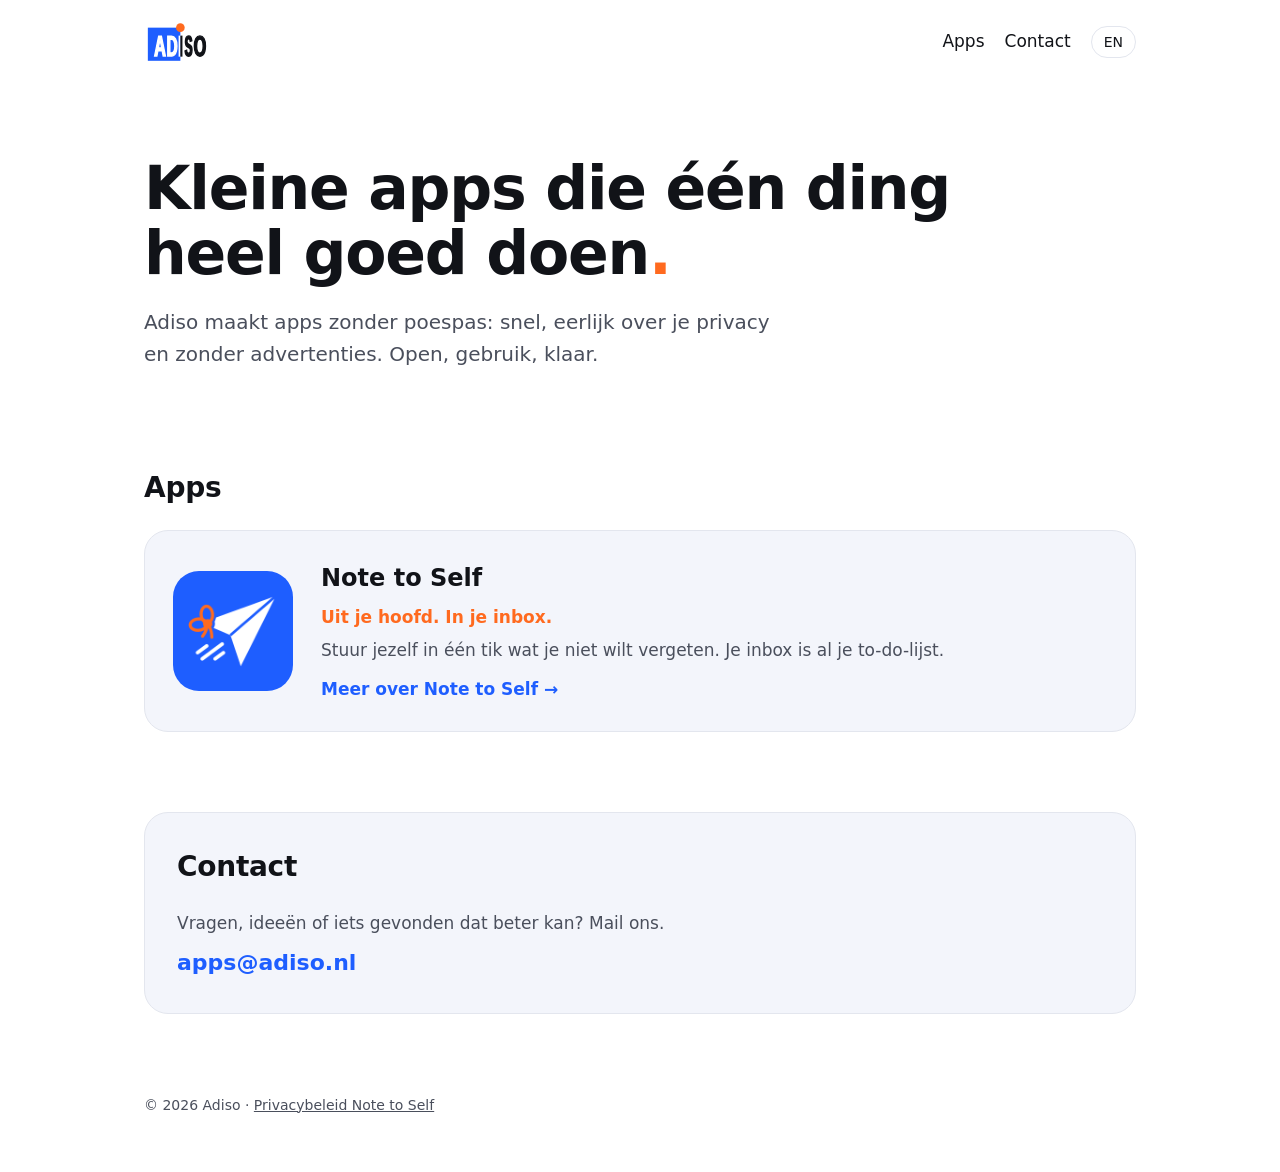
<file: index.html>
<!doctype html>
<html lang="nl">
<head>
  <meta charset="utf-8">
  <meta name="viewport" content="width=device-width, initial-scale=1">
  <title>Adiso – kleine apps die één ding heel goed doen</title>
  <meta name="description" content="Adiso maakt kleine, snelle apps die één ding heel goed doen. De eerste: Note to Self.">
  <link rel="icon" href="assets/adiso.svg" type="image/svg+xml">
  <link rel="alternate" hreflang="en" href="https://adiso.nl/en/">
  <link rel="stylesheet" href="assets/style.css">
</head>
<body>
  <div class="wrap">
    <header class="top">
      <a class="logo" href="index.html" aria-label="Adiso">
        <picture>
          <source srcset="assets/adiso-dark.svg" media="(prefers-color-scheme: dark)">
          <img src="assets/adiso.svg" alt="Adiso" width="66" height="44">
        </picture>
      </a>
      <nav>
        <a href="#apps">Apps</a>
        <a href="#contact">Contact</a>
        <a class="lang" href="en/index.html" hreflang="en" lang="en">EN</a>
      </nav>
    </header>

    <section class="hero">
      <h1>Kleine apps die één ding<br class="wide"> heel goed doen<span class="dot">.</span></h1>
      <p>Adiso maakt apps zonder poespas: snel, eerlijk over je privacy en zonder advertenties. Open, gebruik, klaar.</p>
    </section>

    <section id="apps">
      <h2>Apps</h2>
      <a class="app-card" href="notetoself/index.html">
        <img src="assets/notetoself-icon.png" alt="" width="120" height="120">
        <div>
          <h3>Note to Self</h3>
          <p class="tagline">Uit je hoofd. In je inbox.</p>
          <p>Stuur jezelf in één tik wat je niet wilt vergeten. Je inbox is al je to-do-lijst.</p>
          <span class="more">Meer over Note to Self →</span>
        </div>
      </a>
    </section>

    <section id="contact">
      <div class="contact">
        <h2>Contact</h2>
        <p>Vragen, ideeën of iets gevonden dat beter kan? Mail ons.</p>
        <a class="mail" data-u="apps" data-d="adiso.nl" data-s="Vraag via adiso.nl">apps [apenstaartje] adiso.nl</a>
      </div>
    </section>

    <footer>
      © 2026 Adiso · <a href="notetoself/privacy/index.html">Privacybeleid Note to Self</a>
    </footer>
  </div>
  <script src="assets/contact.js" defer></script>
</body>
</html>
</file>
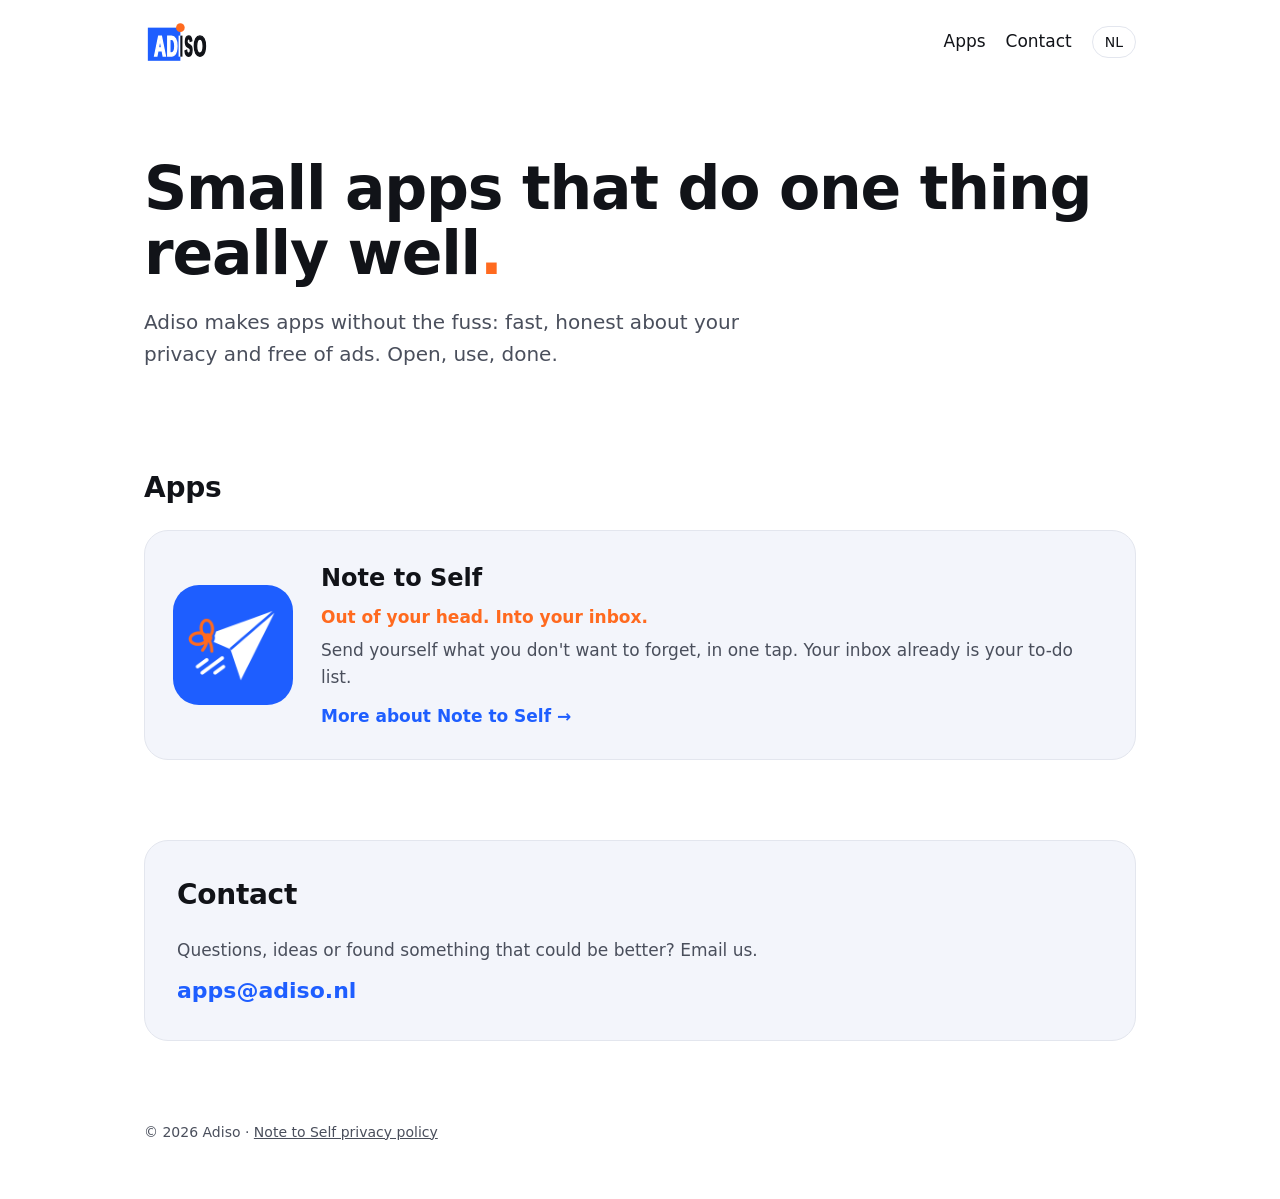
<file: en/index.html>
<!doctype html>
<html lang="en">
<head>
  <meta charset="utf-8">
  <meta name="viewport" content="width=device-width, initial-scale=1">
  <title>Adiso – small apps that do one thing really well</title>
  <meta name="description" content="Adiso makes small, fast apps that do one thing really well. The first: Note to Self.">
  <link rel="icon" href="../assets/adiso.svg" type="image/svg+xml">
  <link rel="alternate" hreflang="nl" href="https://adiso.nl/">
  <link rel="stylesheet" href="../assets/style.css">
</head>
<body>
  <div class="wrap">
    <header class="top">
      <a class="logo" href="../en/index.html" aria-label="Adiso">
        <picture>
          <source srcset="../assets/adiso-dark.svg" media="(prefers-color-scheme: dark)">
          <img src="../assets/adiso.svg" alt="Adiso" width="66" height="44">
        </picture>
      </a>
      <nav>
        <a href="#apps">Apps</a>
        <a href="#contact">Contact</a>
        <a class="lang" href="../index.html" hreflang="nl" lang="nl">NL</a>
      </nav>
    </header>

    <section class="hero">
      <h1>Small apps that do one thing<br class="wide"> really well<span class="dot">.</span></h1>
      <p>Adiso makes apps without the fuss: fast, honest about your privacy and free of ads. Open, use, done.</p>
    </section>

    <section id="apps">
      <h2>Apps</h2>
      <a class="app-card" href="../en/notetoself/index.html">
        <img src="../assets/notetoself-icon.png" alt="" width="120" height="120">
        <div>
          <h3>Note to Self</h3>
          <p class="tagline">Out of your head. Into your inbox.</p>
          <p>Send yourself what you don't want to forget, in one tap. Your inbox already is your to-do list.</p>
          <span class="more">More about Note to Self →</span>
        </div>
      </a>
    </section>

    <section id="contact">
      <div class="contact">
        <h2>Contact</h2>
        <p>Questions, ideas or found something that could be better? Email us.</p>
        <a class="mail" data-u="apps" data-d="adiso.nl" data-s="Question via adiso.nl">apps [at] adiso.nl</a>
      </div>
    </section>

    <footer>
      © 2026 Adiso · <a href="../en/notetoself/privacy/index.html">Note to Self privacy policy</a>
    </footer>
  </div>
  <script src="../assets/contact.js" defer></script>
</body>
</html>
</file>
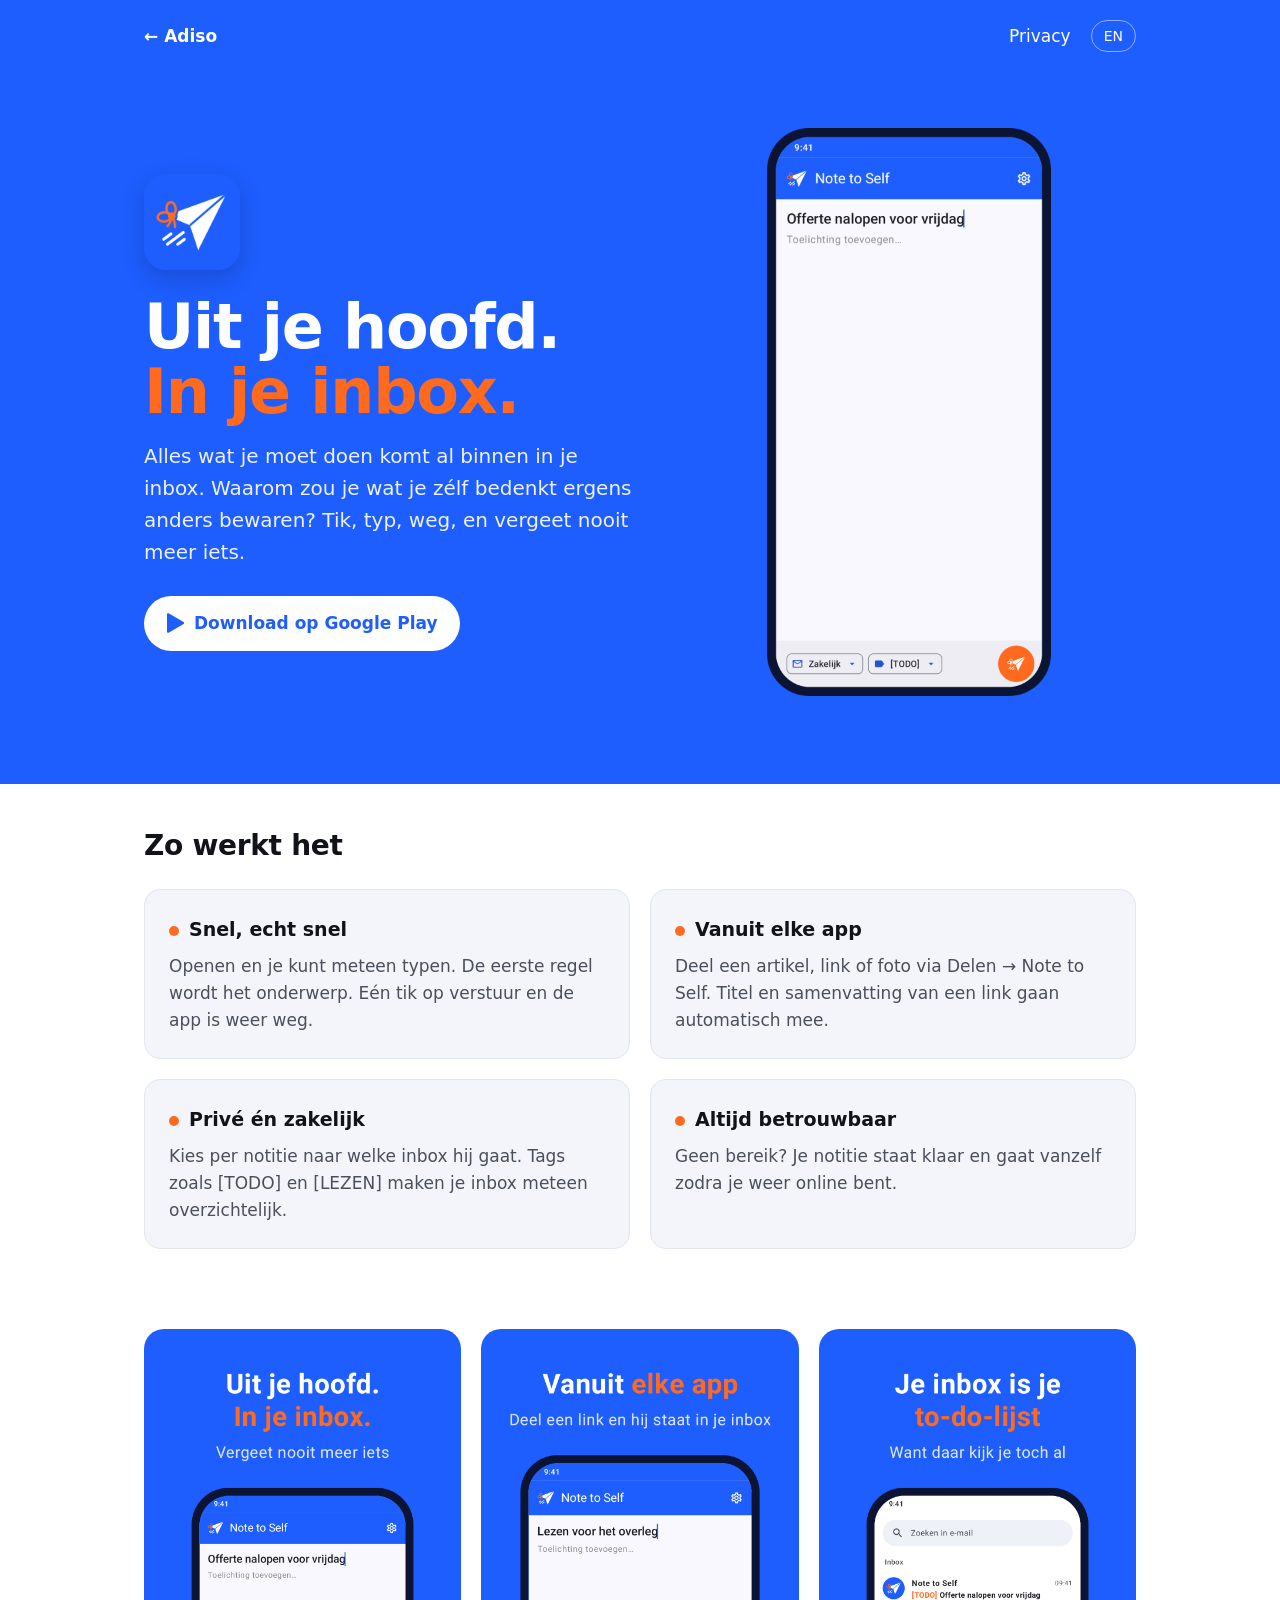
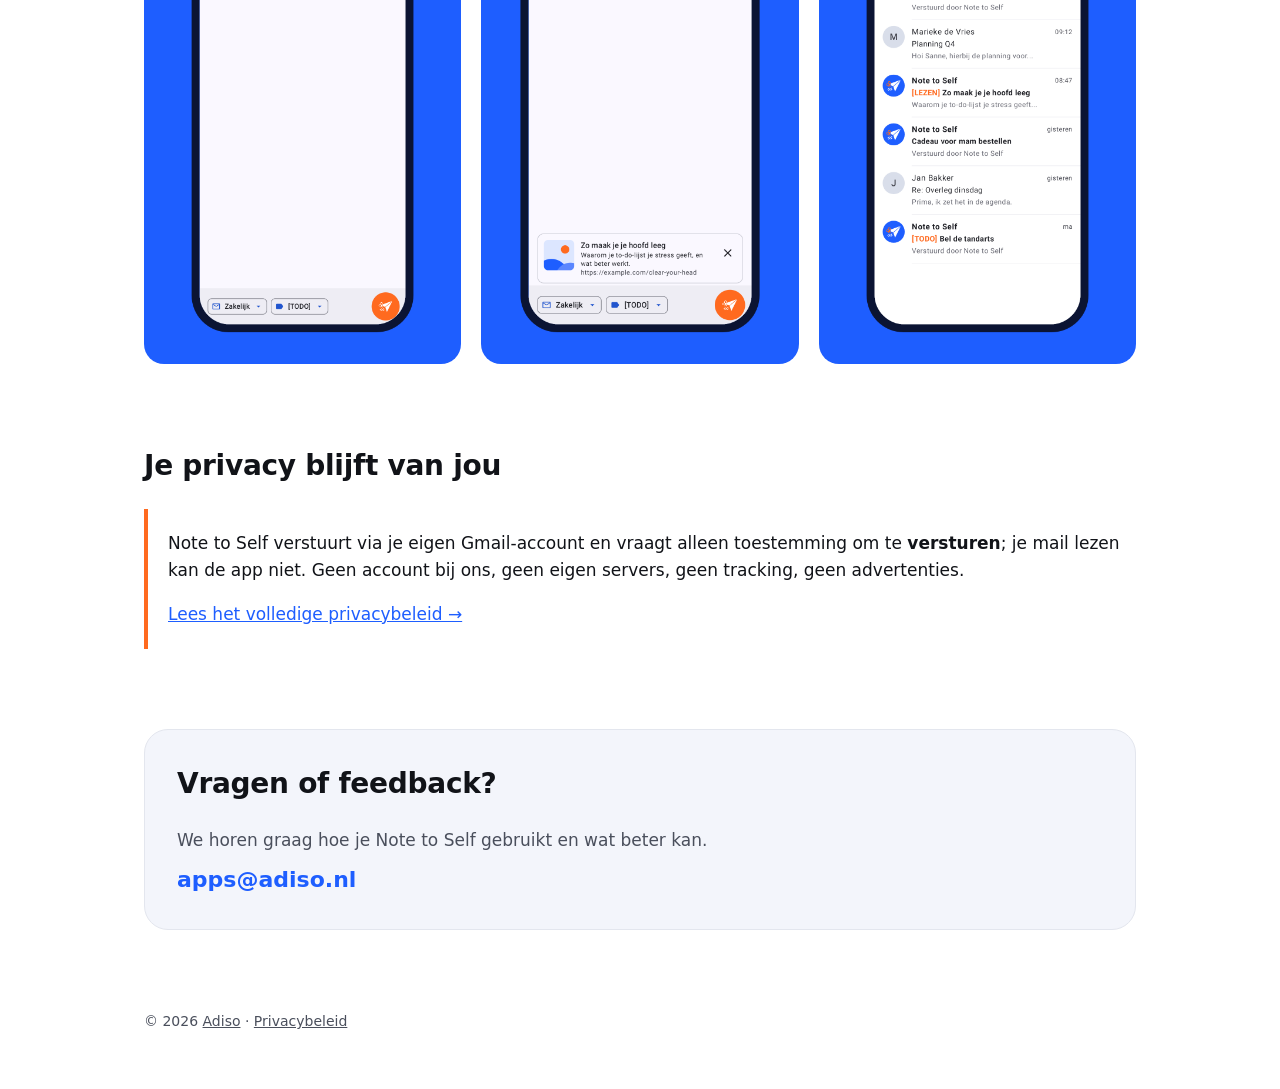
<file: notetoself/index.html>
<!doctype html>
<html lang="nl">
<head>
  <meta charset="utf-8">
  <meta name="viewport" content="width=device-width, initial-scale=1">
  <title>Note to Self – uit je hoofd, in je inbox</title>
  <meta name="description" content="Note to Self: stuur jezelf in één tik wat je niet wilt vergeten. Je inbox is al je to-do-lijst. Gratis, zonder advertenties.">
  <meta name="theme-color" content="#1E5EFF">
  <link rel="icon" href="../assets/notetoself-icon.png" type="image/png">
  <link rel="alternate" hreflang="en" href="https://adiso.nl/en/notetoself/">
  <link rel="stylesheet" href="../assets/style.css">
</head>
<body>
  <div class="nts-hero">
    <div class="wrap">
      <header class="top">
        <a class="back" href="../index.html" style="text-decoration:none;font-weight:600">← Adiso</a>
        <nav>
          <a href="#privacy">Privacy</a>
          <a class="lang" href="../en/notetoself/index.html" hreflang="en" lang="en">EN</a>
        </nav>
      </header>
      <div class="inner">
        <div>
          <img class="icon" src="../assets/notetoself-icon.png" alt="Note to Self" width="96" height="96">
          <h1>Uit je hoofd.<br><span class="accent">In je inbox.</span></h1>
          <p>Alles wat je moet doen komt al binnen in je inbox. Waarom zou je wat je zélf bedenkt ergens anders bewaren? Tik, typ, weg, en vergeet nooit meer iets.</p>
          <a class="badge" href="https://play.google.com/store/apps/details?id=nl.notetoself&amp;hl=nl"><svg width="18" height="20" viewBox="0 0 18 20" aria-hidden="true"><path d="M1 1.2v17.6c0 .8.9 1.3 1.6.9l15-8.8c.7-.4.7-1.4 0-1.8l-15-8.8C1.9-.1 1 .4 1 1.2z" fill="currentColor"/></svg> Download op Google Play</a>
        </div>
        <img class="shot" src="../assets/nts-phone-nl.png" alt="Note to Self met een getypte notitie" width="450" height="900">
      </div>
    </div>
  </div>

  <div class="wrap">
    <section>
      <h2>Zo werkt het</h2>
      <div class="features">
        <div class="feature">
          <h3>Snel, echt snel</h3>
          <p>Openen en je kunt meteen typen. De eerste regel wordt het onderwerp. Eén tik op verstuur en de app is weer weg.</p>
        </div>
        <div class="feature">
          <h3>Vanuit elke app</h3>
          <p>Deel een artikel, link of foto via Delen → Note to Self. Titel en samenvatting van een link gaan automatisch mee.</p>
        </div>
        <div class="feature">
          <h3>Privé én zakelijk</h3>
          <p>Kies per notitie naar welke inbox hij gaat. Tags zoals [TODO] en [LEZEN] maken je inbox meteen overzichtelijk.</p>
        </div>
        <div class="feature">
          <h3>Altijd betrouwbaar</h3>
          <p>Geen bereik? Je notitie staat klaar en gaat vanzelf zodra je weer online bent.</p>
        </div>
      </div>
    </section>

    <section>
      <div class="shots">
        <img src="../assets/nts-nl-1_type.png" alt="Typen en versturen" width="540" height="1080" loading="lazy">
        <img src="../assets/nts-nl-3_share.png" alt="Delen vanuit elke app" width="540" height="1080" loading="lazy">
        <img src="../assets/nts-nl-5_inbox.png" alt="Je notities in je inbox" width="540" height="1080" loading="lazy">
      </div>
    </section>

    <section id="privacy">
      <h2>Je privacy blijft van jou</h2>
      <div class="privacy-box">
        <p>Note to Self verstuurt via je eigen Gmail-account en vraagt alleen toestemming om te <strong>versturen</strong>; je mail lezen kan de app niet. Geen account bij ons, geen eigen servers, geen tracking, geen advertenties.</p>
        <p><a href="../notetoself/privacy/index.html">Lees het volledige privacybeleid →</a></p>
      </div>
    </section>

    <section id="contact">
      <div class="contact">
        <h2>Vragen of feedback?</h2>
        <p>We horen graag hoe je Note to Self gebruikt en wat beter kan.</p>
        <a class="mail" data-u="apps" data-d="adiso.nl" data-s="Note to Self">apps [apenstaartje] adiso.nl</a>
      </div>
    </section>

    <footer>
      © 2026 <a href="../index.html">Adiso</a> · <a href="../notetoself/privacy/index.html">Privacybeleid</a>
    </footer>
  </div>
  <script src="../assets/contact.js" defer></script>
</body>
</html>
</file>
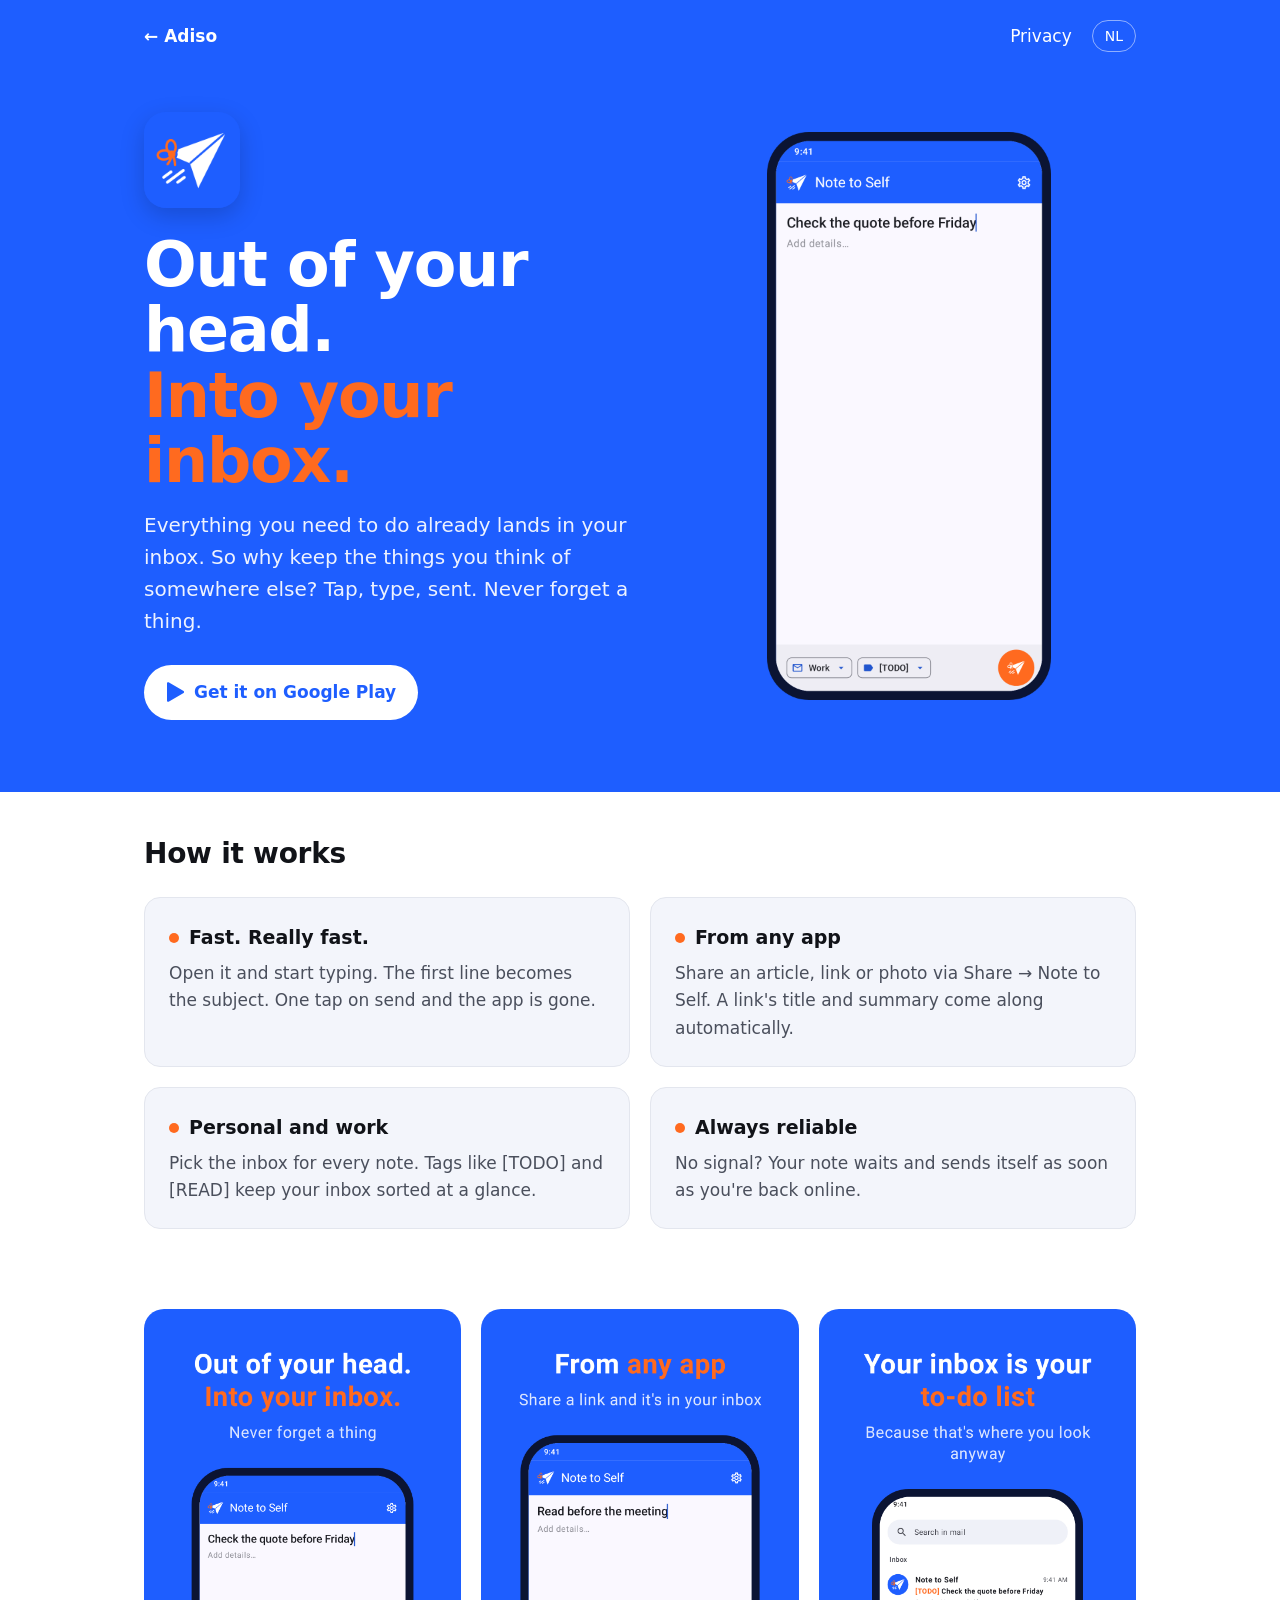
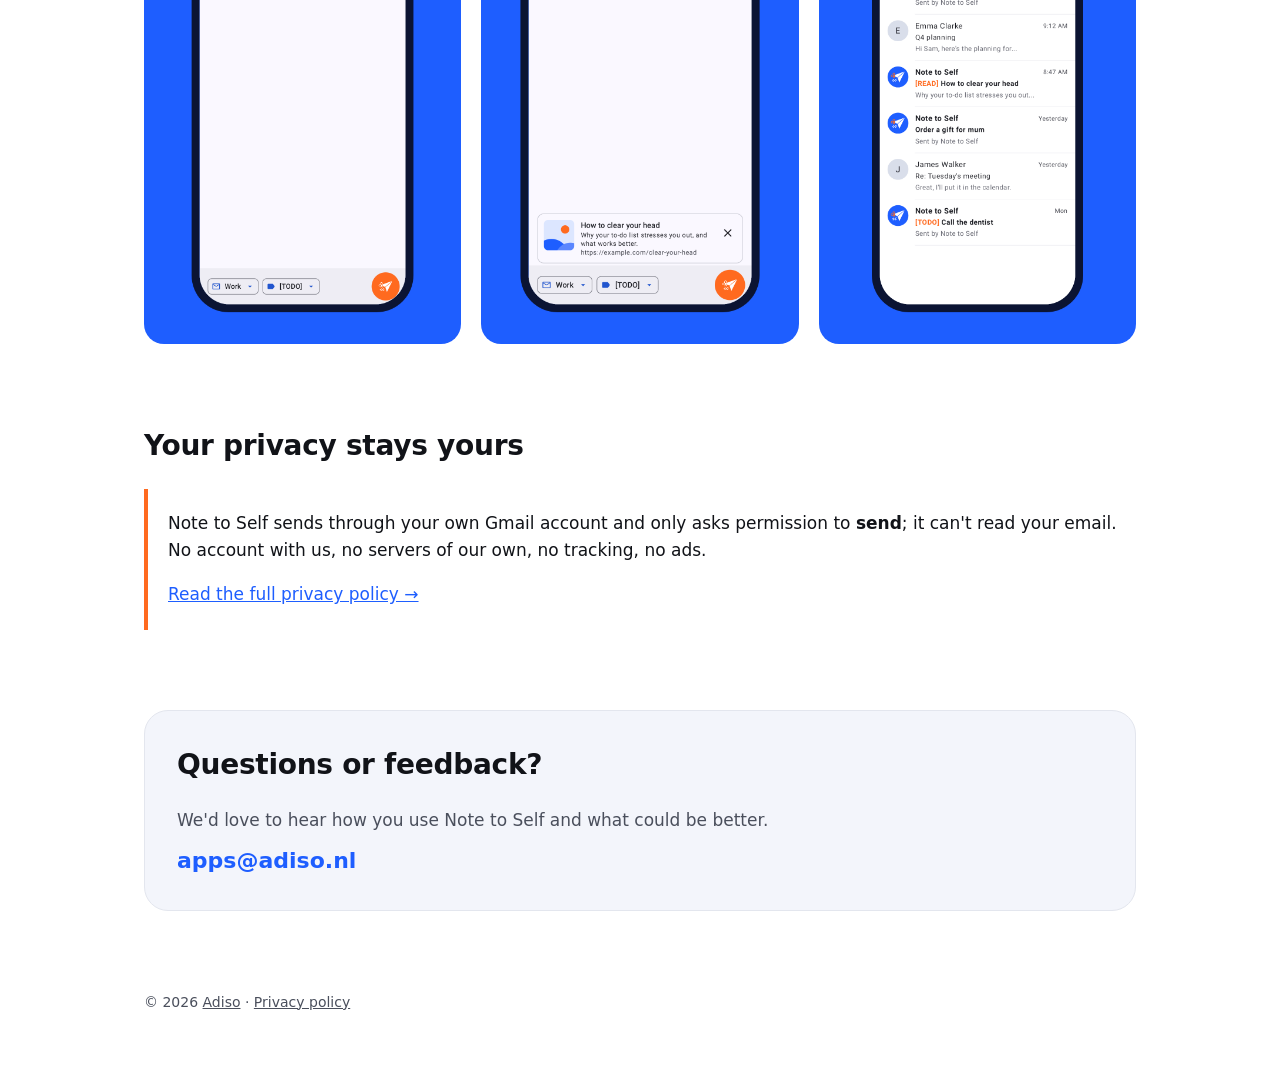
<file: en/notetoself/index.html>
<!doctype html>
<html lang="en">
<head>
  <meta charset="utf-8">
  <meta name="viewport" content="width=device-width, initial-scale=1">
  <title>Note to Self – out of your head, into your inbox</title>
  <meta name="description" content="Note to Self: send yourself what you don't want to forget, in one tap. Your inbox already is your to-do list. Free, no ads.">
  <meta name="theme-color" content="#1E5EFF">
  <link rel="icon" href="../../assets/notetoself-icon.png" type="image/png">
  <link rel="alternate" hreflang="nl" href="https://adiso.nl/notetoself/">
  <link rel="stylesheet" href="../../assets/style.css">
</head>
<body>
  <div class="nts-hero">
    <div class="wrap">
      <header class="top">
        <a class="back" href="../../en/index.html" style="text-decoration:none;font-weight:600">← Adiso</a>
        <nav>
          <a href="#privacy">Privacy</a>
          <a class="lang" href="../../notetoself/index.html" hreflang="nl" lang="nl">NL</a>
        </nav>
      </header>
      <div class="inner">
        <div>
          <img class="icon" src="../../assets/notetoself-icon.png" alt="Note to Self" width="96" height="96">
          <h1>Out of your head.<br><span class="accent">Into your inbox.</span></h1>
          <p>Everything you need to do already lands in your inbox. So why keep the things you think of somewhere else? Tap, type, sent. Never forget a thing.</p>
          <a class="badge" href="https://play.google.com/store/apps/details?id=nl.notetoself&amp;hl=en"><svg width="18" height="20" viewBox="0 0 18 20" aria-hidden="true"><path d="M1 1.2v17.6c0 .8.9 1.3 1.6.9l15-8.8c.7-.4.7-1.4 0-1.8l-15-8.8C1.9-.1 1 .4 1 1.2z" fill="currentColor"/></svg> Get it on Google Play</a>
        </div>
        <img class="shot" src="../../assets/nts-phone-en.png" alt="Note to Self with a typed note" width="450" height="900">
      </div>
    </div>
  </div>

  <div class="wrap">
    <section>
      <h2>How it works</h2>
      <div class="features">
        <div class="feature">
          <h3>Fast. Really fast.</h3>
          <p>Open it and start typing. The first line becomes the subject. One tap on send and the app is gone.</p>
        </div>
        <div class="feature">
          <h3>From any app</h3>
          <p>Share an article, link or photo via Share → Note to Self. A link's title and summary come along automatically.</p>
        </div>
        <div class="feature">
          <h3>Personal and work</h3>
          <p>Pick the inbox for every note. Tags like [TODO] and [READ] keep your inbox sorted at a glance.</p>
        </div>
        <div class="feature">
          <h3>Always reliable</h3>
          <p>No signal? Your note waits and sends itself as soon as you're back online.</p>
        </div>
      </div>
    </section>

    <section>
      <div class="shots">
        <img src="../../assets/nts-en-1_type.png" alt="Type and send" width="540" height="1080" loading="lazy">
        <img src="../../assets/nts-en-3_share.png" alt="Share from any app" width="540" height="1080" loading="lazy">
        <img src="../../assets/nts-en-5_inbox.png" alt="Your notes in your inbox" width="540" height="1080" loading="lazy">
      </div>
    </section>

    <section id="privacy">
      <h2>Your privacy stays yours</h2>
      <div class="privacy-box">
        <p>Note to Self sends through your own Gmail account and only asks permission to <strong>send</strong>; it can't read your email. No account with us, no servers of our own, no tracking, no ads.</p>
        <p><a href="../../en/notetoself/privacy/index.html">Read the full privacy policy →</a></p>
      </div>
    </section>

    <section id="contact">
      <div class="contact">
        <h2>Questions or feedback?</h2>
        <p>We'd love to hear how you use Note to Self and what could be better.</p>
        <a class="mail" data-u="apps" data-d="adiso.nl" data-s="Note to Self">apps [at] adiso.nl</a>
      </div>
    </section>

    <footer>
      © 2026 <a href="../../en/index.html">Adiso</a> · <a href="../../en/notetoself/privacy/index.html">Privacy policy</a>
    </footer>
  </div>
  <script src="../../assets/contact.js" defer></script>
</body>
</html>
</file>
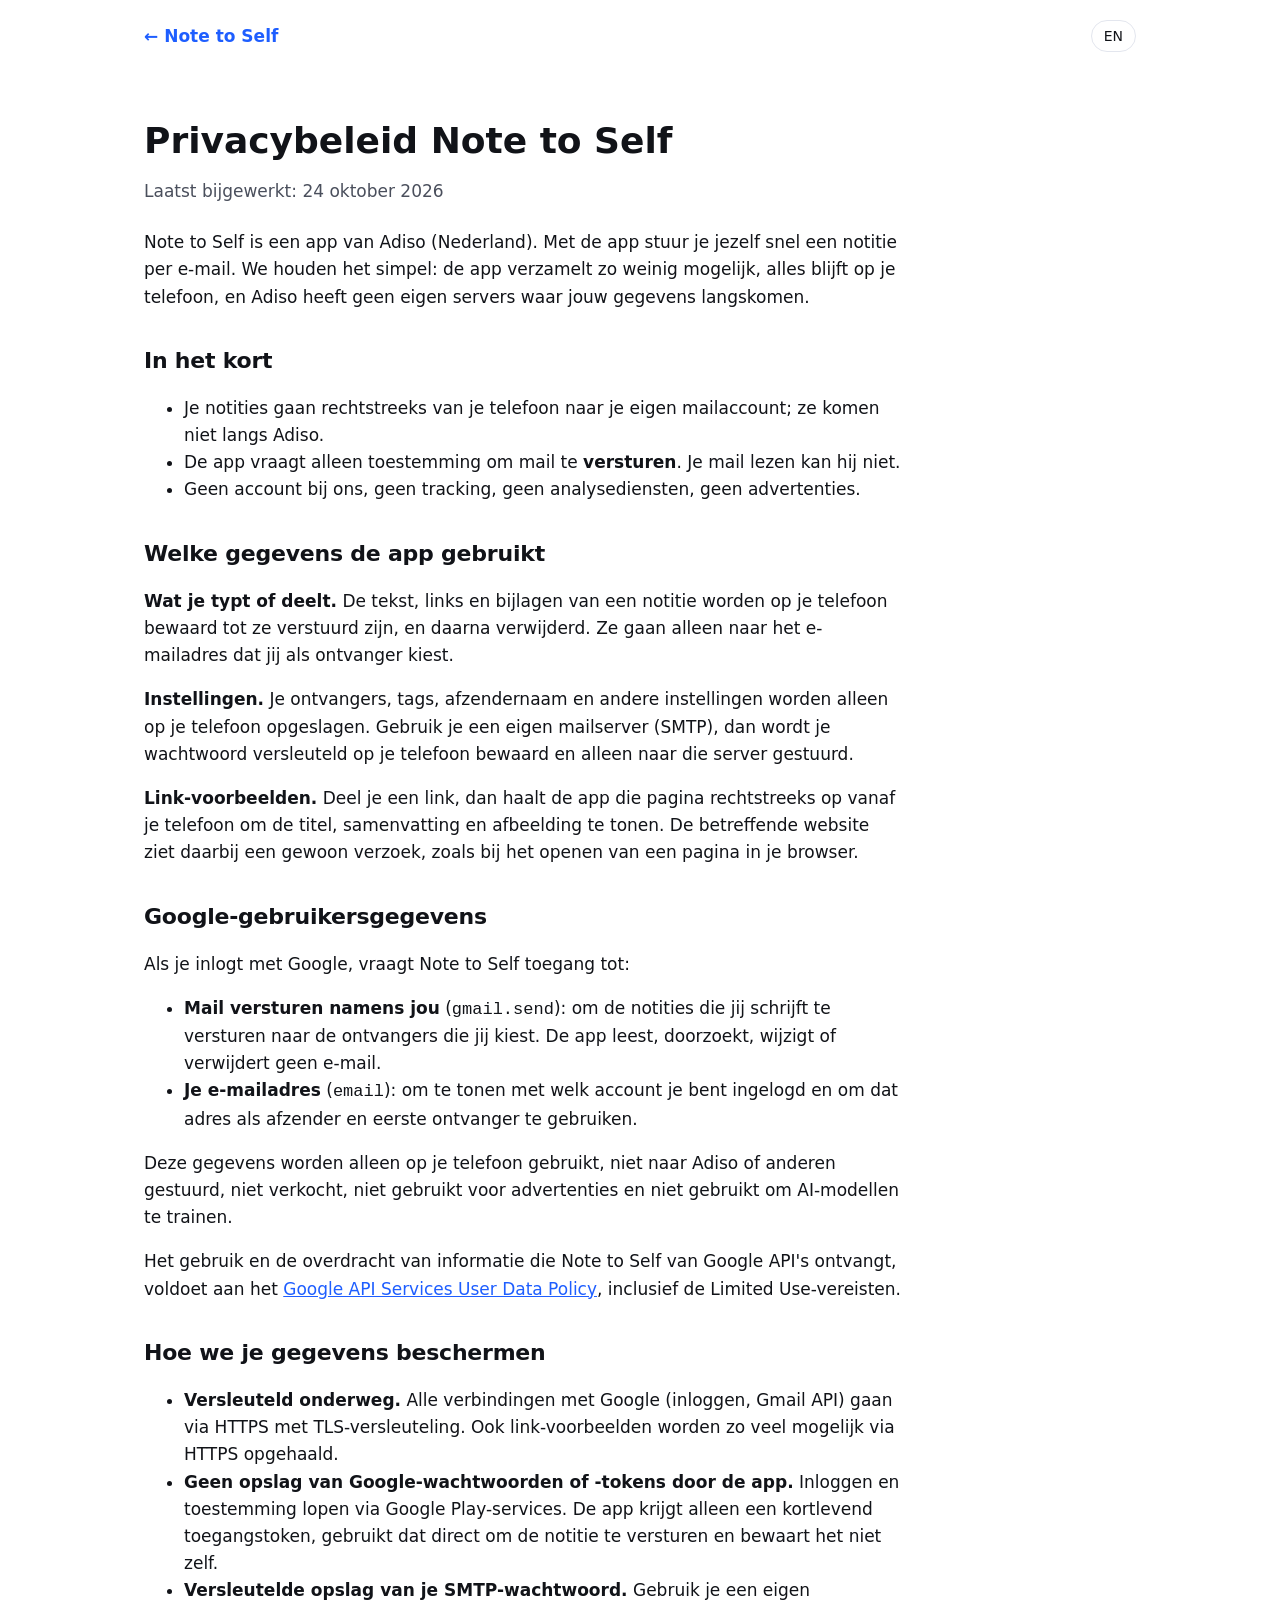
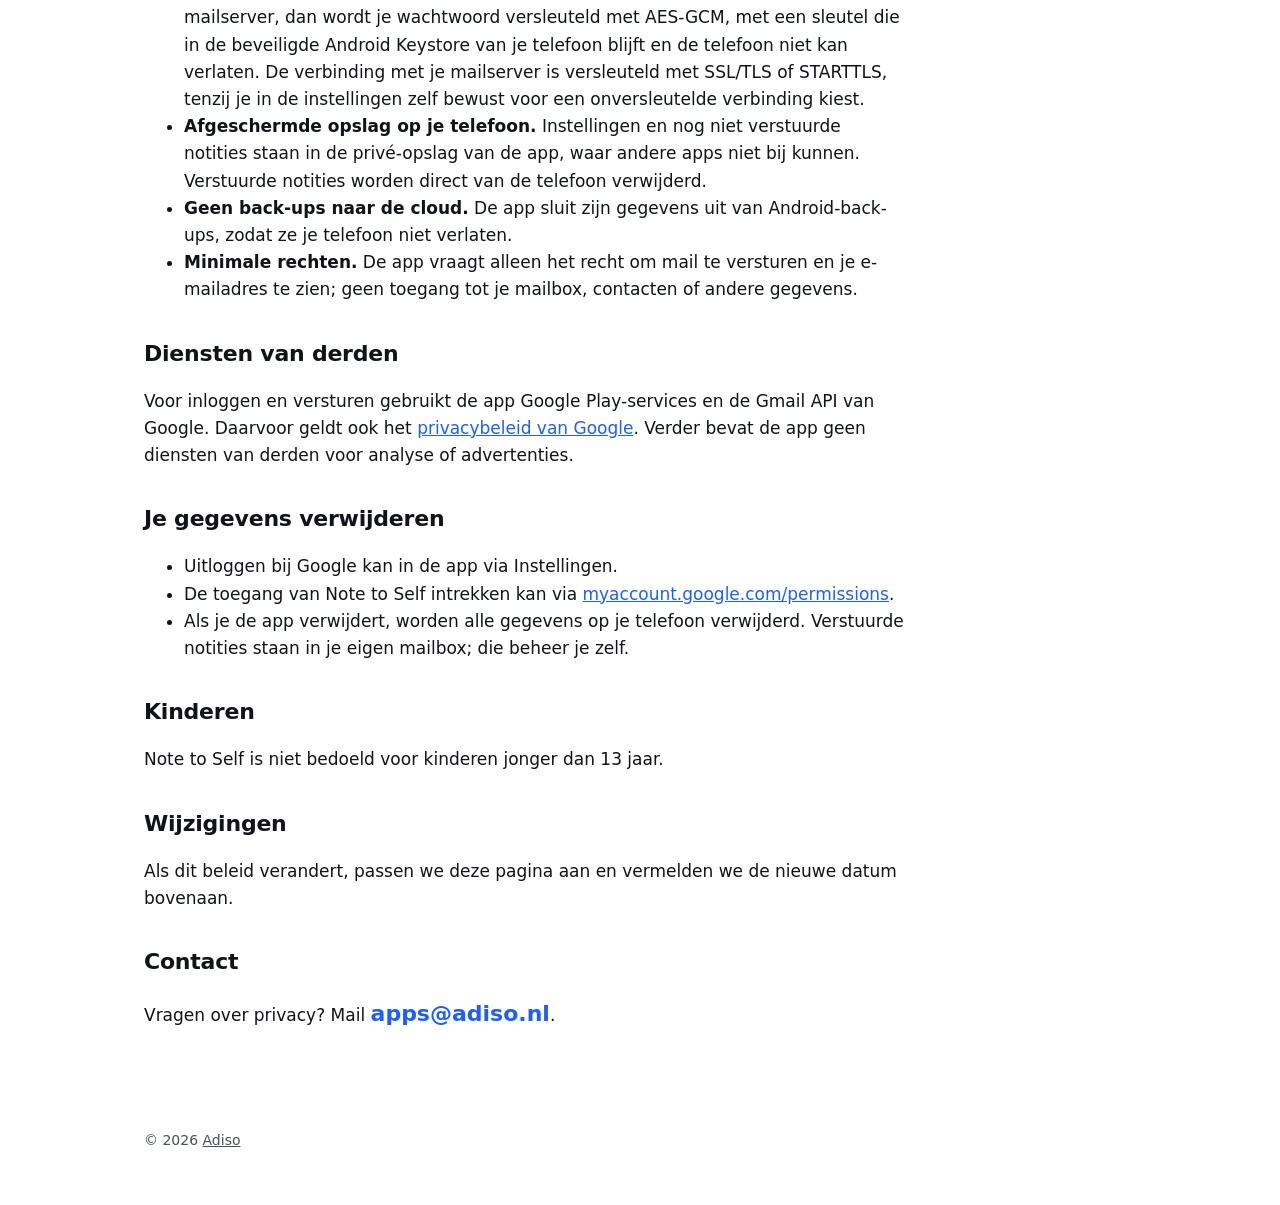
<file: notetoself/privacy/index.html>
<!doctype html>
<html lang="nl">
<head>
  <meta charset="utf-8">
  <meta name="viewport" content="width=device-width, initial-scale=1">
  <title>Privacybeleid – Note to Self</title>
  <meta name="description" content="Privacybeleid van Note to Self, een app van Adiso.">
  <link rel="icon" href="../../assets/notetoself-icon.png" type="image/png">
  <link rel="alternate" hreflang="en" href="https://adiso.nl/en/notetoself/privacy/">
  <link rel="stylesheet" href="../../assets/style.css">
</head>
<body>
  <div class="wrap">
    <header class="top">
      <a href="../../notetoself/index.html" style="text-decoration:none;font-weight:600">← Note to Self</a>
      <nav><a class="lang" href="../../en/notetoself/privacy/index.html" hreflang="en" lang="en">EN</a></nav>
    </header>

    <main class="legal">
      <h1>Privacybeleid Note to Self</h1>
      <p class="meta">Laatst bijgewerkt: 24 oktober 2026</p>

      <p>Note to Self is een app van Adiso (Nederland). Met de app stuur je jezelf snel een notitie per e-mail. We houden het simpel: de app verzamelt zo weinig mogelijk, alles blijft op je telefoon, en Adiso heeft geen eigen servers waar jouw gegevens langskomen.</p>

      <h2>In het kort</h2>
      <ul>
        <li>Je notities gaan rechtstreeks van je telefoon naar je eigen mailaccount; ze komen niet langs Adiso.</li>
        <li>De app vraagt alleen toestemming om mail te <strong>versturen</strong>. Je mail lezen kan hij niet.</li>
        <li>Geen account bij ons, geen tracking, geen analysediensten, geen advertenties.</li>
      </ul>

      <h2>Welke gegevens de app gebruikt</h2>
      <p><strong>Wat je typt of deelt.</strong> De tekst, links en bijlagen van een notitie worden op je telefoon bewaard tot ze verstuurd zijn, en daarna verwijderd. Ze gaan alleen naar het e-mailadres dat jij als ontvanger kiest.</p>
      <p><strong>Instellingen.</strong> Je ontvangers, tags, afzendernaam en andere instellingen worden alleen op je telefoon opgeslagen. Gebruik je een eigen mailserver (SMTP), dan wordt je wachtwoord versleuteld op je telefoon bewaard en alleen naar die server gestuurd.</p>
      <p><strong>Link-voorbeelden.</strong> Deel je een link, dan haalt de app die pagina rechtstreeks op vanaf je telefoon om de titel, samenvatting en afbeelding te tonen. De betreffende website ziet daarbij een gewoon verzoek, zoals bij het openen van een pagina in je browser.</p>

      <h2>Google-gebruikersgegevens</h2>
      <p>Als je inlogt met Google, vraagt Note to Self toegang tot:</p>
      <ul>
        <li><strong>Mail versturen namens jou</strong> (<code>gmail.send</code>): om de notities die jij schrijft te versturen naar de ontvangers die jij kiest. De app leest, doorzoekt, wijzigt of verwijdert geen e-mail.</li>
        <li><strong>Je e-mailadres</strong> (<code>email</code>): om te tonen met welk account je bent ingelogd en om dat adres als afzender en eerste ontvanger te gebruiken.</li>
      </ul>
      <p>Deze gegevens worden alleen op je telefoon gebruikt, niet naar Adiso of anderen gestuurd, niet verkocht, niet gebruikt voor advertenties en niet gebruikt om AI-modellen te trainen.</p>
      <p>Het gebruik en de overdracht van informatie die Note to Self van Google API's ontvangt, voldoet aan het <a href="https://developers.google.com/terms/api-services-user-data-policy">Google API Services User Data Policy</a>, inclusief de Limited Use-vereisten.</p>

      <h2>Hoe we je gegevens beschermen</h2>
      <ul>
        <li><strong>Versleuteld onderweg.</strong> Alle verbindingen met Google (inloggen, Gmail API) gaan via HTTPS met TLS-versleuteling. Ook link-voorbeelden worden zo veel mogelijk via HTTPS opgehaald.</li>
        <li><strong>Geen opslag van Google-wachtwoorden of -tokens door de app.</strong> Inloggen en toestemming lopen via Google Play-services. De app krijgt alleen een kortlevend toegangstoken, gebruikt dat direct om de notitie te versturen en bewaart het niet zelf.</li>
        <li><strong>Versleutelde opslag van je SMTP-wachtwoord.</strong> Gebruik je een eigen mailserver, dan wordt je wachtwoord versleuteld met AES-GCM, met een sleutel die in de beveiligde Android Keystore van je telefoon blijft en de telefoon niet kan verlaten. De verbinding met je mailserver is versleuteld met SSL/TLS of STARTTLS, tenzij je in de instellingen zelf bewust voor een onversleutelde verbinding kiest.</li>
        <li><strong>Afgeschermde opslag op je telefoon.</strong> Instellingen en nog niet verstuurde notities staan in de privé-opslag van de app, waar andere apps niet bij kunnen. Verstuurde notities worden direct van de telefoon verwijderd.</li>
        <li><strong>Geen back-ups naar de cloud.</strong> De app sluit zijn gegevens uit van Android-back-ups, zodat ze je telefoon niet verlaten.</li>
        <li><strong>Minimale rechten.</strong> De app vraagt alleen het recht om mail te versturen en je e-mailadres te zien; geen toegang tot je mailbox, contacten of andere gegevens.</li>
      </ul>

      <h2>Diensten van derden</h2>
      <p>Voor inloggen en versturen gebruikt de app Google Play-services en de Gmail API van Google. Daarvoor geldt ook het <a href="https://policies.google.com/privacy">privacybeleid van Google</a>. Verder bevat de app geen diensten van derden voor analyse of advertenties.</p>

      <h2>Je gegevens verwijderen</h2>
      <ul>
        <li>Uitloggen bij Google kan in de app via Instellingen.</li>
        <li>De toegang van Note to Self intrekken kan via <a href="https://myaccount.google.com/permissions">myaccount.google.com/permissions</a>.</li>
        <li>Als je de app verwijdert, worden alle gegevens op je telefoon verwijderd. Verstuurde notities staan in je eigen mailbox; die beheer je zelf.</li>
      </ul>

      <h2>Kinderen</h2>
      <p>Note to Self is niet bedoeld voor kinderen jonger dan 13 jaar.</p>

      <h2>Wijzigingen</h2>
      <p>Als dit beleid verandert, passen we deze pagina aan en vermelden we de nieuwe datum bovenaan.</p>

      <h2>Contact</h2>
      <p>Vragen over privacy? Mail <a class="mail" data-u="apps" data-d="adiso.nl" data-s="Privacy Note to Self">apps [apenstaartje] adiso.nl</a>.</p>
    </main>

    <footer>© 2026 <a href="../../index.html">Adiso</a></footer>
  </div>
  <script src="../../assets/contact.js" defer></script>
</body>
</html>
</file>
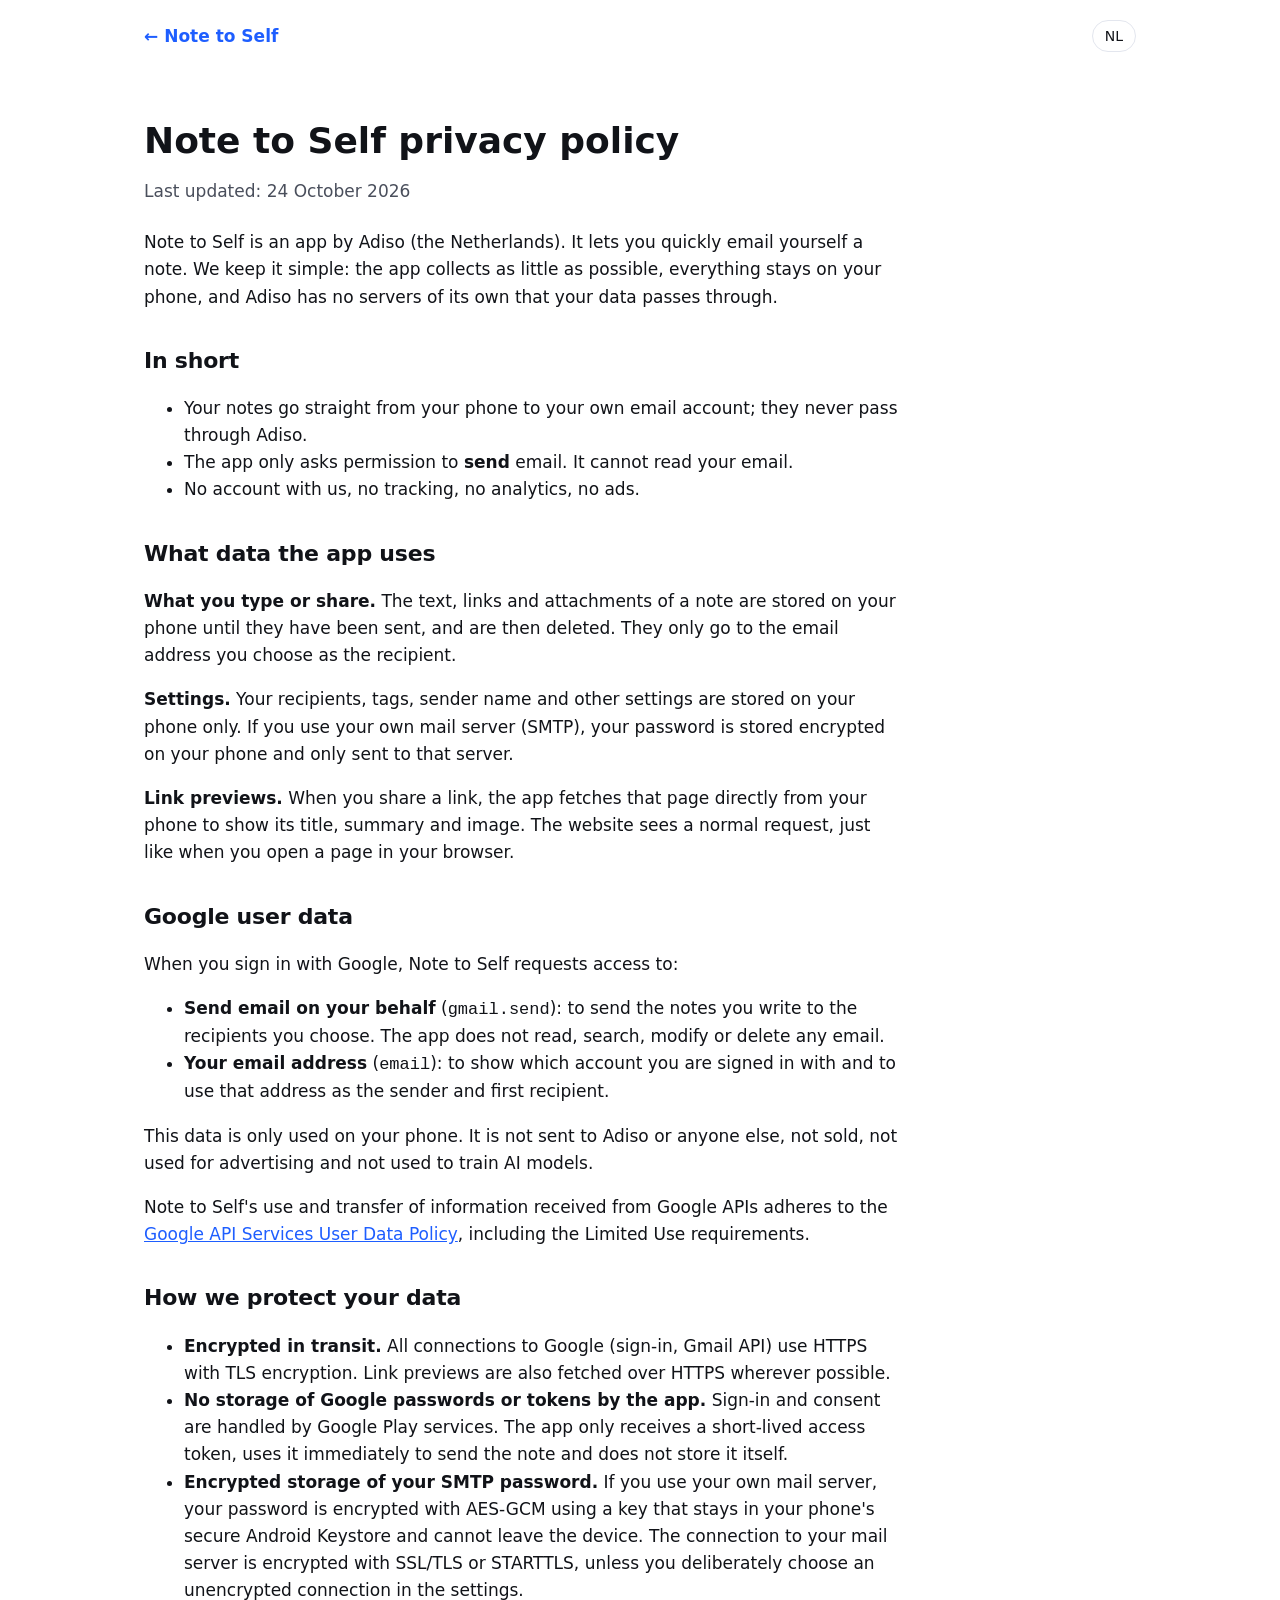
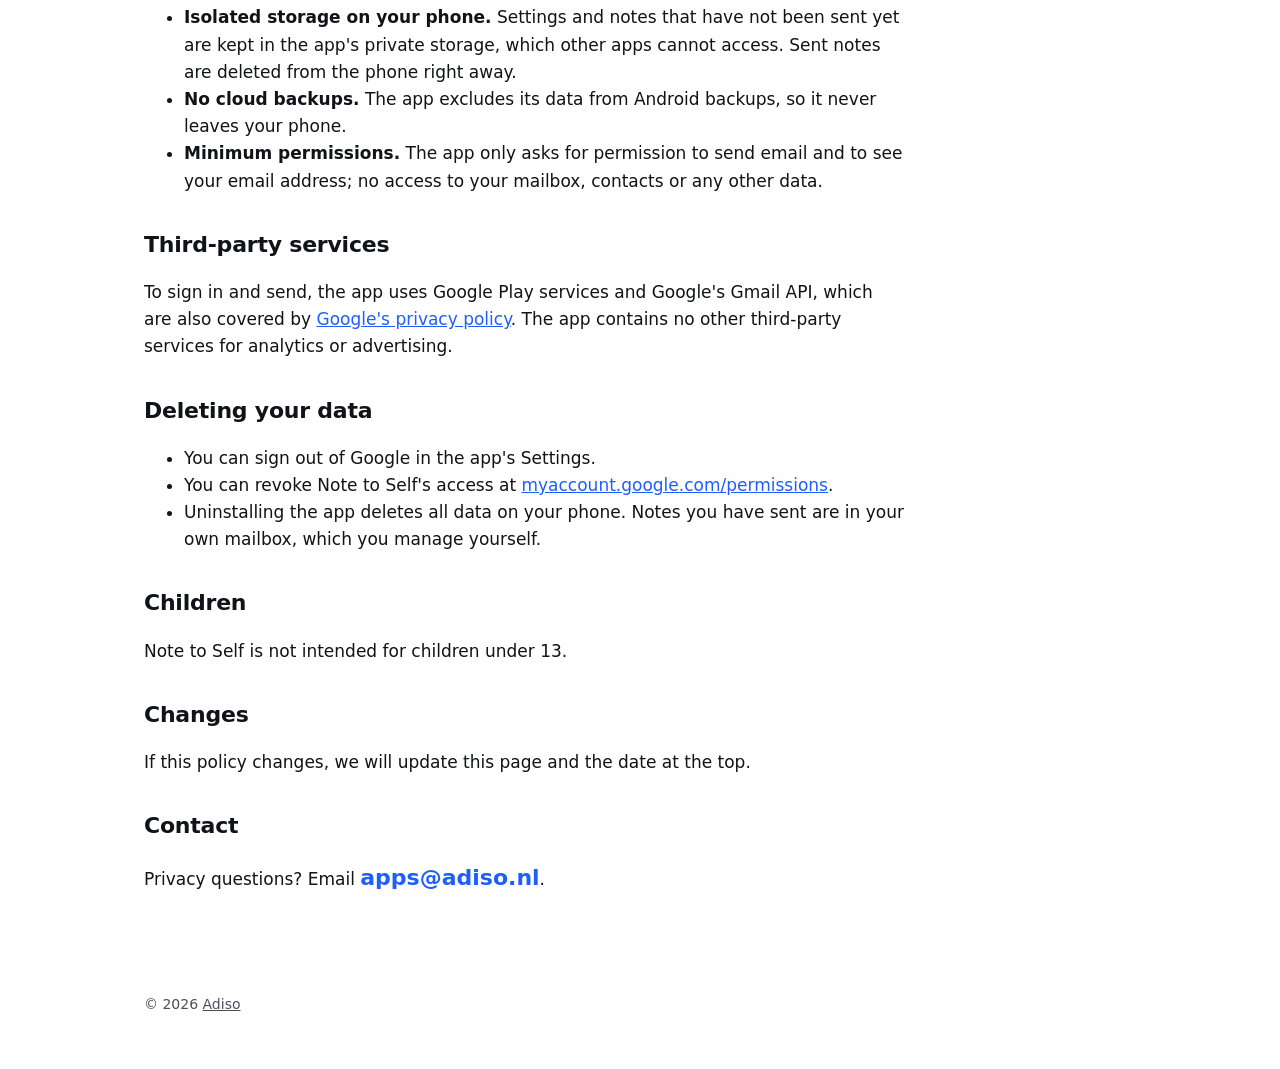
<file: en/notetoself/privacy/index.html>
<!doctype html>
<html lang="en">
<head>
  <meta charset="utf-8">
  <meta name="viewport" content="width=device-width, initial-scale=1">
  <title>Privacy policy – Note to Self</title>
  <meta name="description" content="Privacy policy of Note to Self, an app by Adiso.">
  <link rel="icon" href="../../../assets/notetoself-icon.png" type="image/png">
  <link rel="alternate" hreflang="nl" href="https://adiso.nl/notetoself/privacy/">
  <link rel="stylesheet" href="../../../assets/style.css">
</head>
<body>
  <div class="wrap">
    <header class="top">
      <a href="../../../en/notetoself/index.html" style="text-decoration:none;font-weight:600">← Note to Self</a>
      <nav><a class="lang" href="../../../notetoself/privacy/index.html" hreflang="nl" lang="nl">NL</a></nav>
    </header>

    <main class="legal">
      <h1>Note to Self privacy policy</h1>
      <p class="meta">Last updated: 24 October 2026</p>

      <p>Note to Self is an app by Adiso (the Netherlands). It lets you quickly email yourself a note. We keep it simple: the app collects as little as possible, everything stays on your phone, and Adiso has no servers of its own that your data passes through.</p>

      <h2>In short</h2>
      <ul>
        <li>Your notes go straight from your phone to your own email account; they never pass through Adiso.</li>
        <li>The app only asks permission to <strong>send</strong> email. It cannot read your email.</li>
        <li>No account with us, no tracking, no analytics, no ads.</li>
      </ul>

      <h2>What data the app uses</h2>
      <p><strong>What you type or share.</strong> The text, links and attachments of a note are stored on your phone until they have been sent, and are then deleted. They only go to the email address you choose as the recipient.</p>
      <p><strong>Settings.</strong> Your recipients, tags, sender name and other settings are stored on your phone only. If you use your own mail server (SMTP), your password is stored encrypted on your phone and only sent to that server.</p>
      <p><strong>Link previews.</strong> When you share a link, the app fetches that page directly from your phone to show its title, summary and image. The website sees a normal request, just like when you open a page in your browser.</p>

      <h2>Google user data</h2>
      <p>When you sign in with Google, Note to Self requests access to:</p>
      <ul>
        <li><strong>Send email on your behalf</strong> (<code>gmail.send</code>): to send the notes you write to the recipients you choose. The app does not read, search, modify or delete any email.</li>
        <li><strong>Your email address</strong> (<code>email</code>): to show which account you are signed in with and to use that address as the sender and first recipient.</li>
      </ul>
      <p>This data is only used on your phone. It is not sent to Adiso or anyone else, not sold, not used for advertising and not used to train AI models.</p>
      <p>Note to Self's use and transfer of information received from Google APIs adheres to the <a href="https://developers.google.com/terms/api-services-user-data-policy">Google API Services User Data Policy</a>, including the Limited Use requirements.</p>

      <h2>How we protect your data</h2>
      <ul>
        <li><strong>Encrypted in transit.</strong> All connections to Google (sign-in, Gmail API) use HTTPS with TLS encryption. Link previews are also fetched over HTTPS wherever possible.</li>
        <li><strong>No storage of Google passwords or tokens by the app.</strong> Sign-in and consent are handled by Google Play services. The app only receives a short-lived access token, uses it immediately to send the note and does not store it itself.</li>
        <li><strong>Encrypted storage of your SMTP password.</strong> If you use your own mail server, your password is encrypted with AES-GCM using a key that stays in your phone's secure Android Keystore and cannot leave the device. The connection to your mail server is encrypted with SSL/TLS or STARTTLS, unless you deliberately choose an unencrypted connection in the settings.</li>
        <li><strong>Isolated storage on your phone.</strong> Settings and notes that have not been sent yet are kept in the app's private storage, which other apps cannot access. Sent notes are deleted from the phone right away.</li>
        <li><strong>No cloud backups.</strong> The app excludes its data from Android backups, so it never leaves your phone.</li>
        <li><strong>Minimum permissions.</strong> The app only asks for permission to send email and to see your email address; no access to your mailbox, contacts or any other data.</li>
      </ul>

      <h2>Third-party services</h2>
      <p>To sign in and send, the app uses Google Play services and Google's Gmail API, which are also covered by <a href="https://policies.google.com/privacy">Google's privacy policy</a>. The app contains no other third-party services for analytics or advertising.</p>

      <h2>Deleting your data</h2>
      <ul>
        <li>You can sign out of Google in the app's Settings.</li>
        <li>You can revoke Note to Self's access at <a href="https://myaccount.google.com/permissions">myaccount.google.com/permissions</a>.</li>
        <li>Uninstalling the app deletes all data on your phone. Notes you have sent are in your own mailbox, which you manage yourself.</li>
      </ul>

      <h2>Children</h2>
      <p>Note to Self is not intended for children under 13.</p>

      <h2>Changes</h2>
      <p>If this policy changes, we will update this page and the date at the top.</p>

      <h2>Contact</h2>
      <p>Privacy questions? Email <a class="mail" data-u="apps" data-d="adiso.nl" data-s="Privacy Note to Self">apps [at] adiso.nl</a>.</p>
    </main>

    <footer>© 2026 <a href="../../../en/index.html">Adiso</a></footer>
  </div>
  <script src="../../../assets/contact.js" defer></script>
</body>
</html>
</file>
<file: assets/style.css>
/* Adiso – eenvoudige, snelle stijl zonder externe bestanden */
:root {
  /* Merkblauw van Adiso, gelijk aan Note to Self */
  --adiso-blue: #1E5EFF;
  /* Accent van Adiso, gelijk aan het oranje van Note to Self */
  --adiso-accent: #FF6A1F;
  --ink: #111318;
  --muted: #4A4F5C;
  --bg: #FFFFFF;
  --soft: #F3F5FB;
  --line: #E3E6EE;
  --nts-blue: #1E5EFF;
  --nts-orange: #FF6A1F;
  --radius: 16px;
  --max: 1040px;
}
@media (prefers-color-scheme: dark) {
  :root {
    --ink: #EDEFF5;
    --muted: #A9AEBB;
    --bg: #0F1116;
    --soft: #181B23;
    --line: #262A35;
  }
}
* { box-sizing: border-box; }
html { -webkit-text-size-adjust: 100%; }
body {
  margin: 0;
  font: 17px/1.6 system-ui, -apple-system, "Segoe UI", Roboto, "Helvetica Neue", Arial, sans-serif;
  color: var(--ink);
  background: var(--bg);
}
a { color: var(--adiso-blue); }
@media (prefers-color-scheme: dark) { a { color: #7F9BFF; } }
img { max-width: 100%; height: auto; display: block; }
.wrap { max-width: var(--max); margin: 0 auto; padding: 0 24px; }

/* Kop */
.top { display: flex; align-items: center; justify-content: space-between; padding: 20px 0; }
.top .logo img { height: 44px; width: auto; }
.top nav { display: flex; gap: 20px; align-items: center; font-weight: 500; }
.top nav a { color: var(--ink); text-decoration: none; }
.top nav a:hover { color: var(--adiso-blue); }
.lang { border: 1px solid var(--line); border-radius: 999px; padding: 4px 12px; font-size: 14px; }

/* Adiso-hero */
.hero { padding: 72px 0 56px; }
.hero h1 { font-size: clamp(36px, 6vw, 60px); line-height: 1.08; margin: 0 0 20px; letter-spacing: -0.02em; }
.hero h1 .dot { color: var(--adiso-accent); }
.hero p { font-size: 20px; color: var(--muted); max-width: 640px; margin: 0; }

section { padding: 40px 0; }
h2 { font-size: 28px; margin: 0 0 20px; letter-spacing: -0.01em; }

/* App-kaart */
.app-card {
  display: grid; grid-template-columns: 120px 1fr; gap: 28px; align-items: center;
  background: var(--soft); border: 1px solid var(--line); border-radius: 24px; padding: 28px;
  text-decoration: none; color: inherit; transition: transform .15s ease, border-color .15s ease;
}
.app-card:hover { transform: translateY(-2px); border-color: var(--nts-blue); }
.app-card img { width: 120px; height: 120px; border-radius: 26px; }
.app-card h3 { margin: 0 0 6px; font-size: 24px; }
.app-card p { margin: 0; color: var(--muted); }
.app-card .tagline { color: var(--nts-orange); font-weight: 600; margin-bottom: 6px; }
.more { margin-top: 12px; display: inline-block; font-weight: 600; color: var(--nts-blue); }
@media (max-width: 560px) { .app-card { grid-template-columns: 1fr; text-align: center; } .app-card img { margin: 0 auto; } }

/* Contact */
.contact { background: var(--soft); border-radius: 24px; padding: 32px; border: 1px solid var(--line); }
.contact p { margin: 0 0 8px; color: var(--muted); }
.mail { font-size: 22px; font-weight: 600; text-decoration: none; }

footer { padding: 40px 0 56px; color: var(--muted); font-size: 14px; }
footer a { color: var(--muted); }

/* Note to Self-pagina */
.nts-hero { background: var(--nts-blue); color: #fff; }
.nts-hero .top nav a, .nts-hero .top .back { color: #fff; }
.nts-hero .lang { border-color: rgba(255,255,255,.5); }
.nts-hero .inner { display: grid; grid-template-columns: 1.1fr 1fr; gap: 40px; align-items: center; padding: 40px 0 72px; }
.nts-hero .icon { width: 96px; height: 96px; border-radius: 22px; margin-bottom: 24px; box-shadow: 0 8px 24px rgba(0,0,0,.18); }
.nts-hero h1 { font-size: clamp(38px, 6vw, 62px); line-height: 1.05; margin: 0 0 16px; letter-spacing: -0.02em; }
.nts-hero h1 .accent { color: var(--nts-orange); }
.nts-hero p { font-size: 20px; opacity: .92; margin: 0 0 28px; max-width: 520px; }
.nts-hero .shot { max-width: 300px; justify-self: center; }
.badge {
  display: inline-flex; align-items: center; gap: 10px; background: #fff; color: var(--nts-blue);
  padding: 14px 22px; border-radius: 999px; font-weight: 700; text-decoration: none;
}
.badge.soon { background: rgba(255,255,255,.16); color: #fff; border: 1px solid rgba(255,255,255,.45); }
@media (max-width: 760px) { .nts-hero .inner { grid-template-columns: 1fr; } .nts-hero .shot { max-width: 260px; } }

.features { display: grid; grid-template-columns: repeat(2, 1fr); gap: 20px; }
@media (max-width: 640px) { .features { grid-template-columns: 1fr; } }
.feature { background: var(--soft); border: 1px solid var(--line); border-radius: var(--radius); padding: 24px; }
.feature h3 { margin: 0 0 8px; font-size: 19px; }
.feature h3::before { content: ""; display: inline-block; width: 10px; height: 10px; border-radius: 50%; background: var(--nts-orange); margin-right: 10px; vertical-align: middle; }
.feature p { margin: 0; color: var(--muted); }
.shots { display: grid; grid-template-columns: repeat(3, 1fr); gap: 20px; }
.shots img { border-radius: 20px; }
@media (max-width: 640px) { .shots { grid-template-columns: 1fr; max-width: 300px; margin: 0 auto; } }
.privacy-box { border-left: 4px solid var(--nts-orange); padding: 4px 0 4px 20px; }

/* Juridische tekst */
.legal { max-width: 760px; padding: 24px 0 40px; }
.legal h1 { font-size: 36px; margin: 16px 0 8px; }
.legal h2 { font-size: 22px; margin: 32px 0 8px; }
.legal .meta { color: var(--muted); margin: 0 0 24px; }

/* Harde regelafbreking alleen op brede schermen */
@media (max-width: 600px) { br.wide { display: none; } }
</file>
